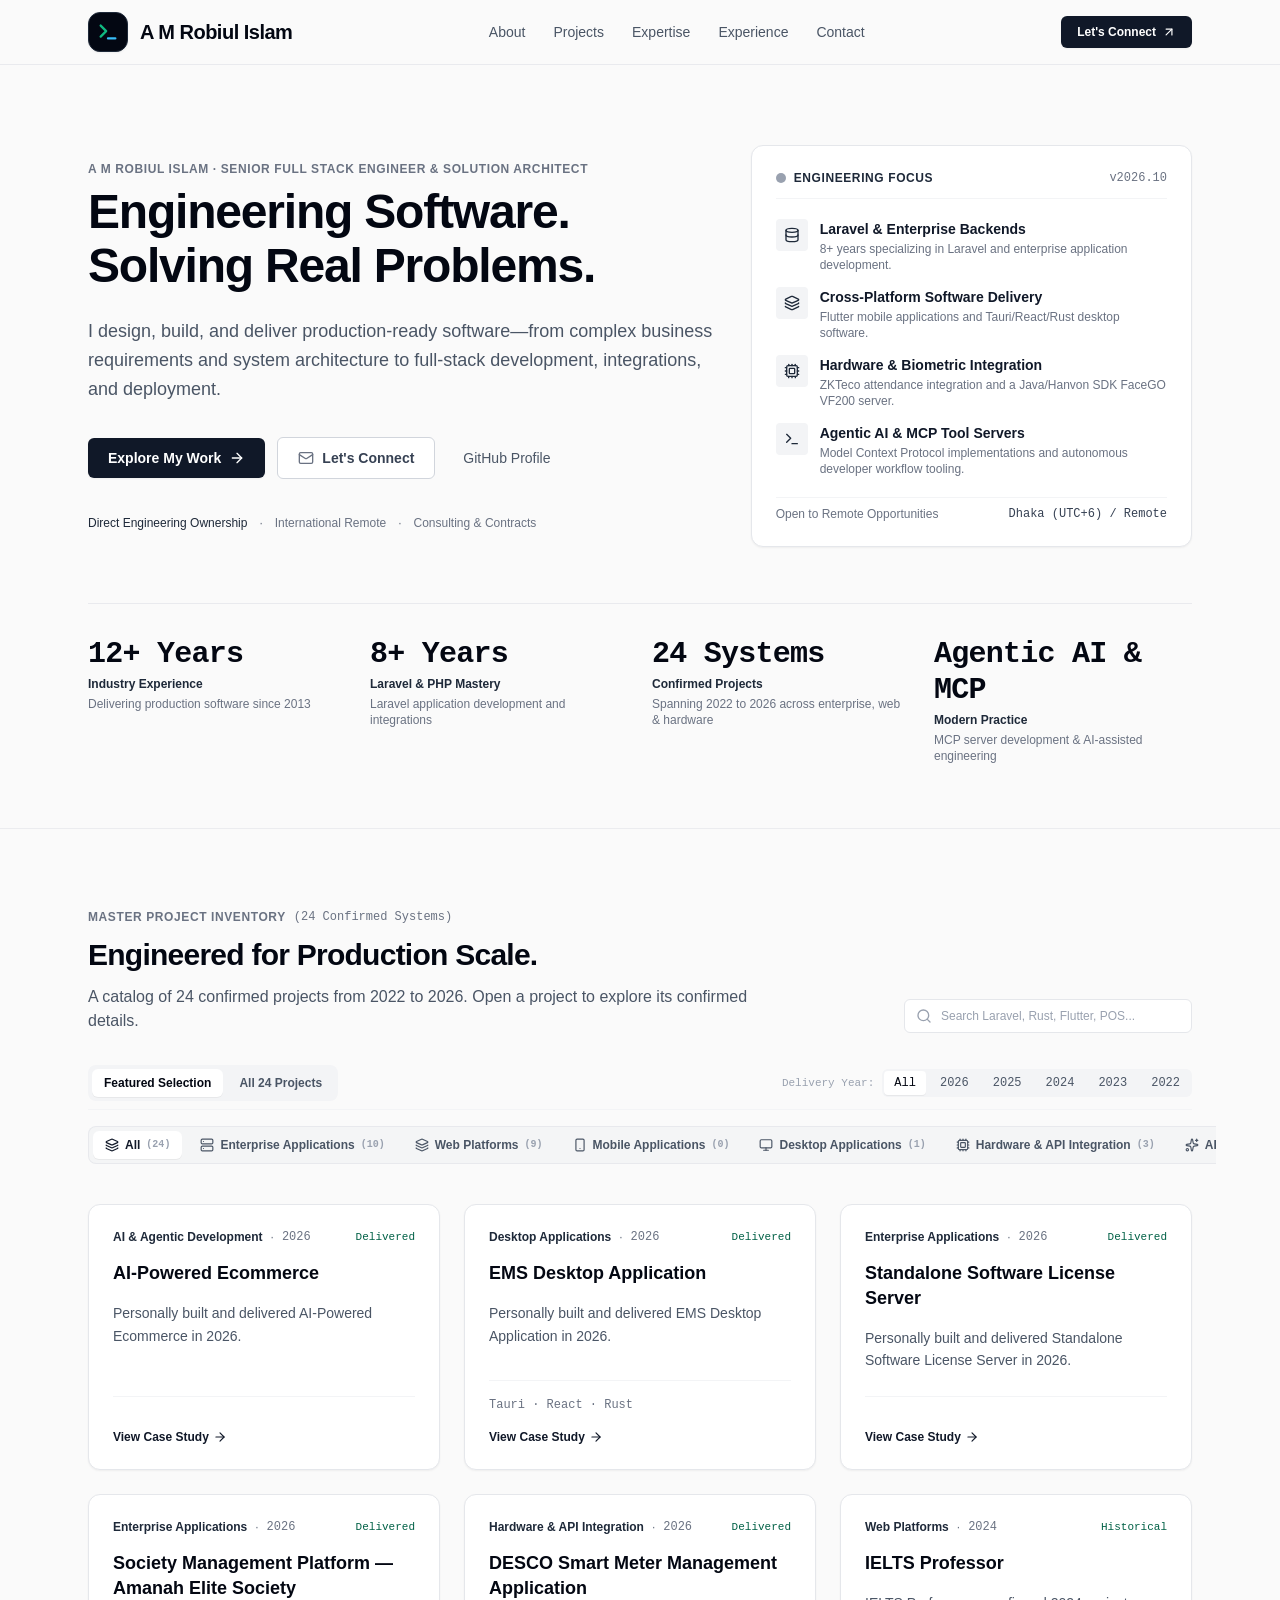
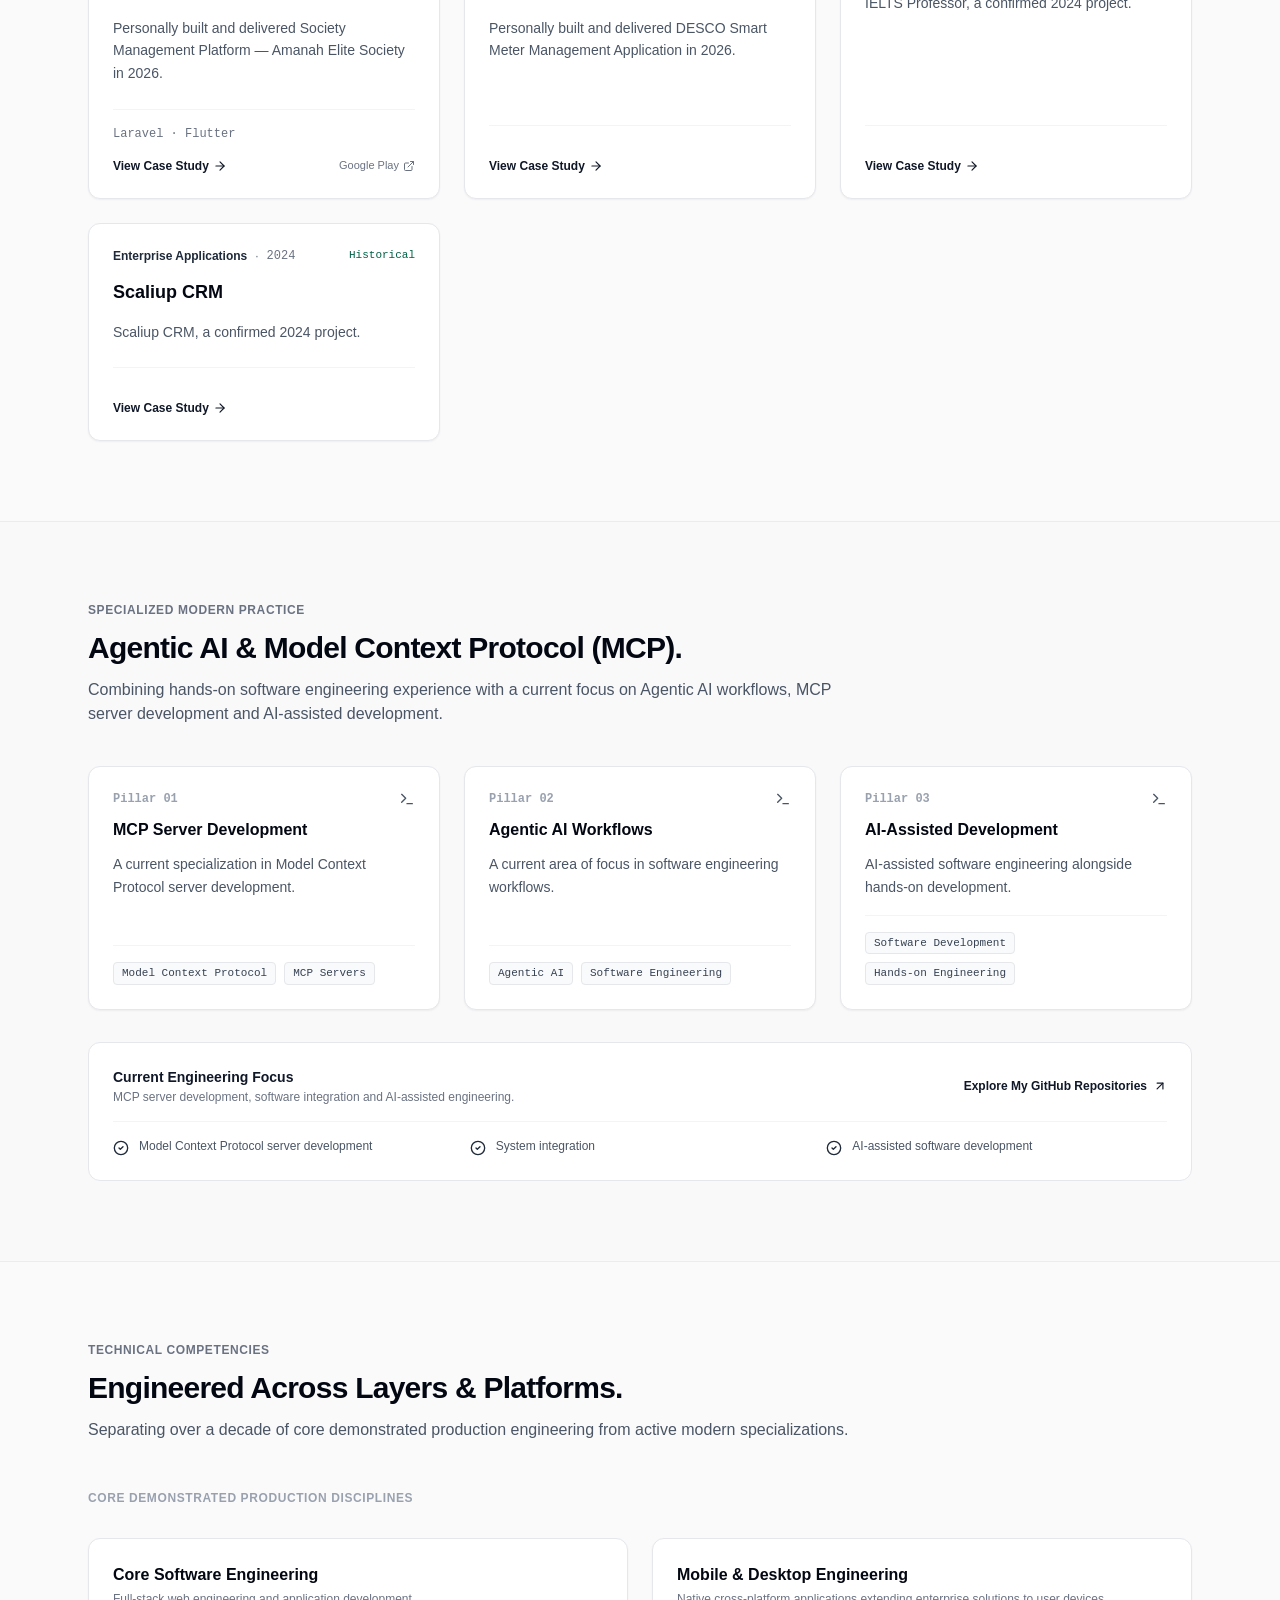
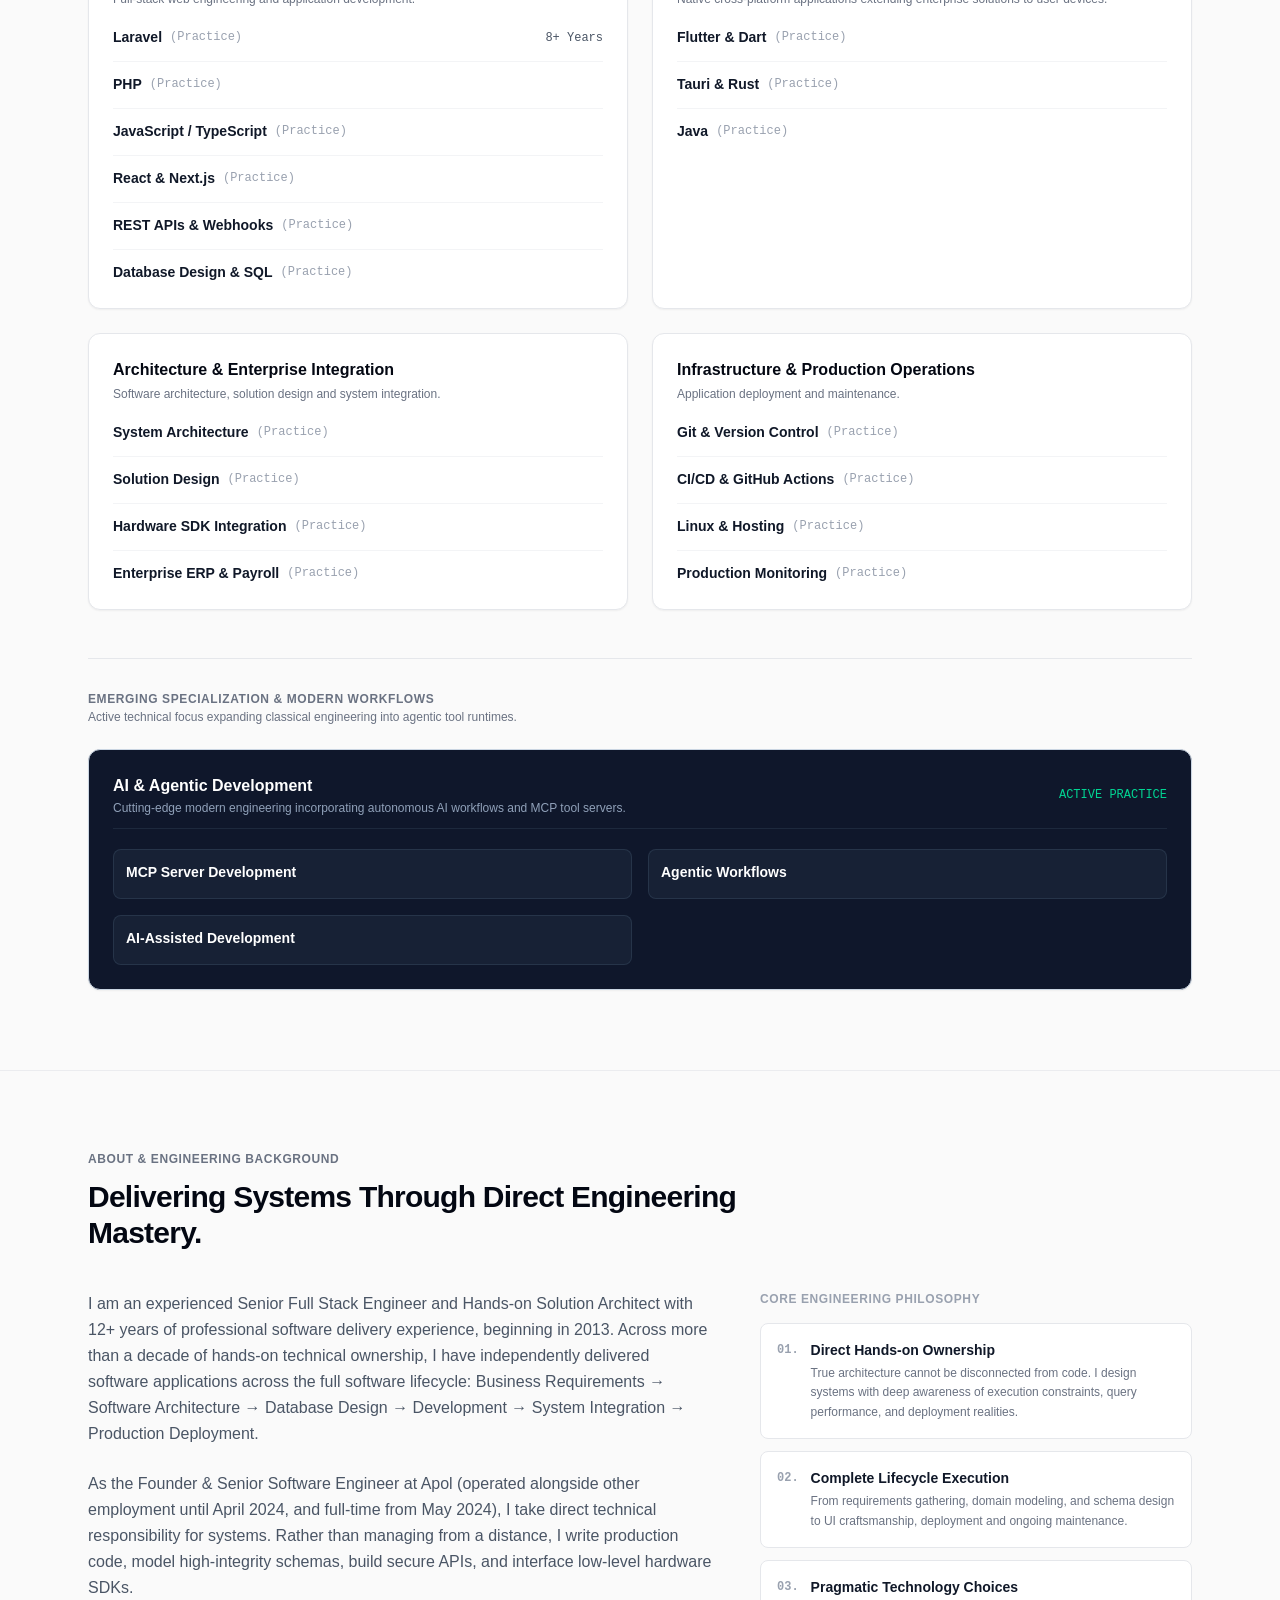
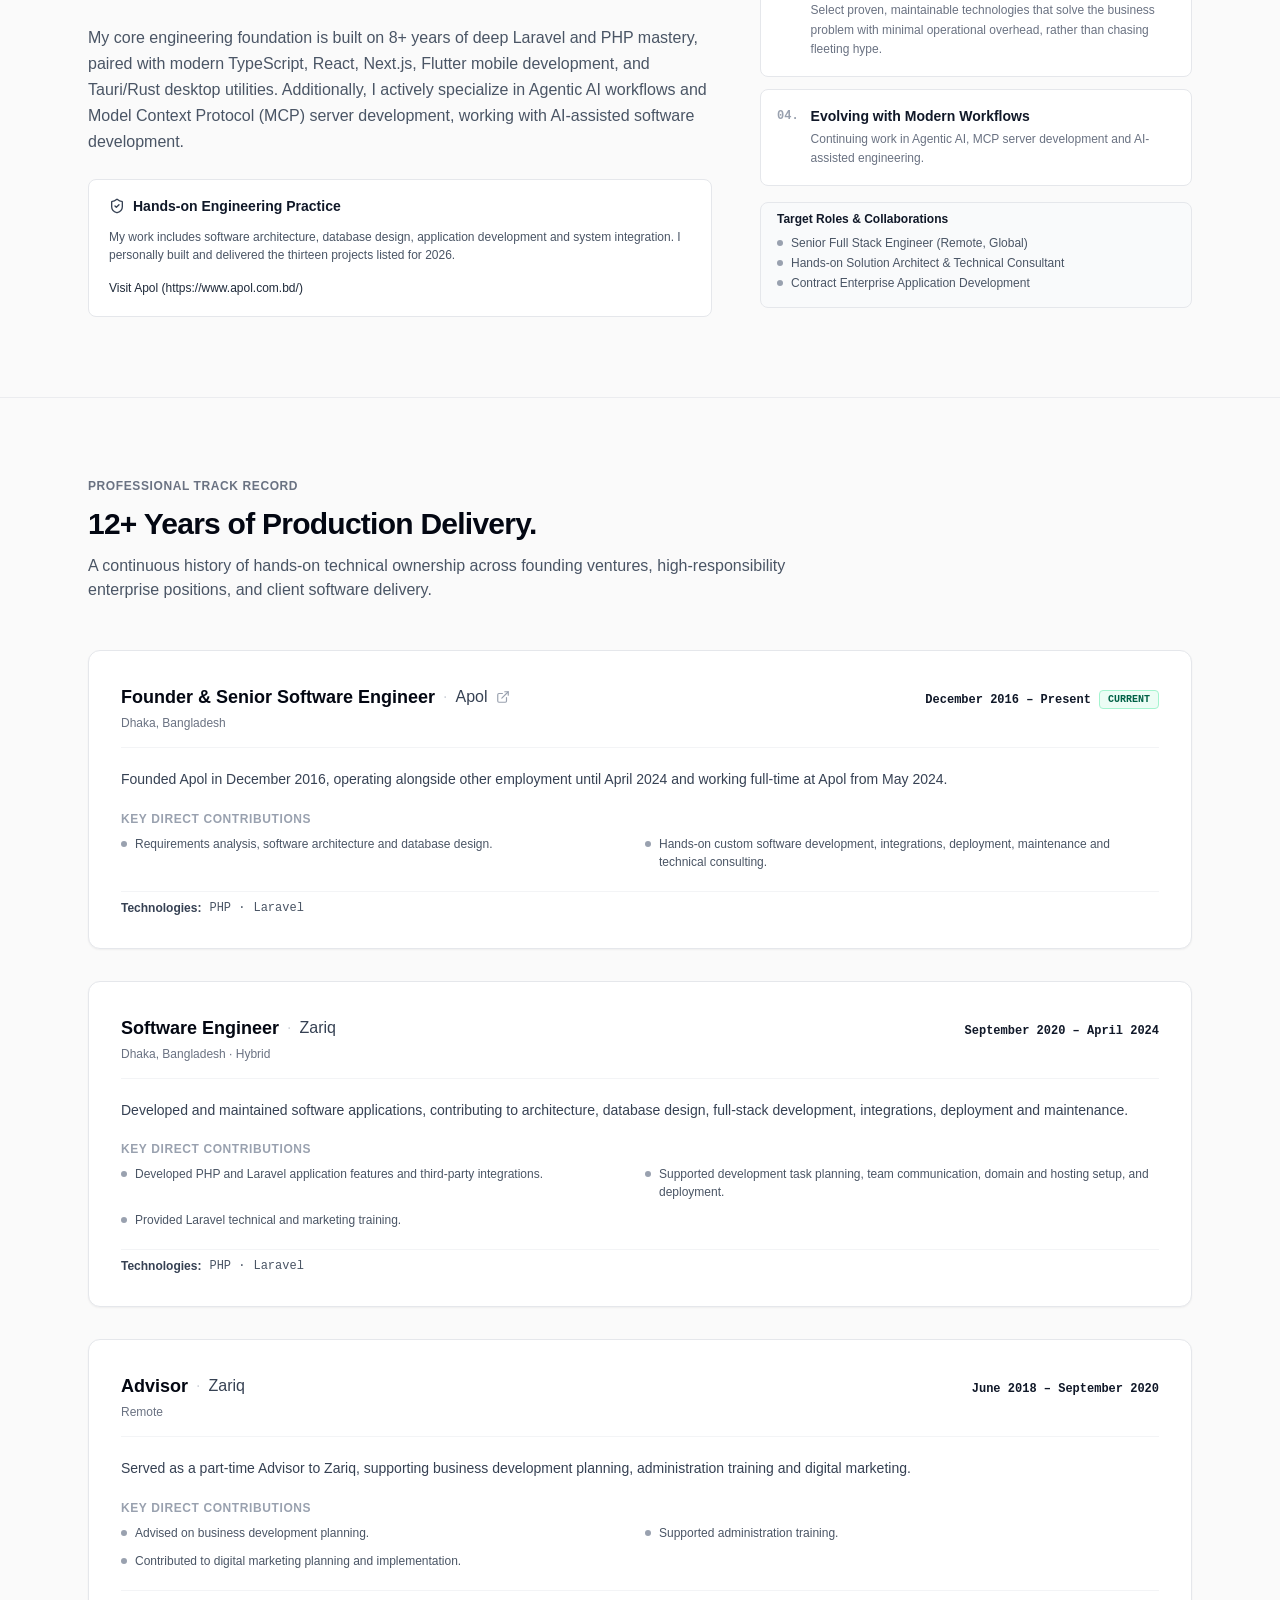
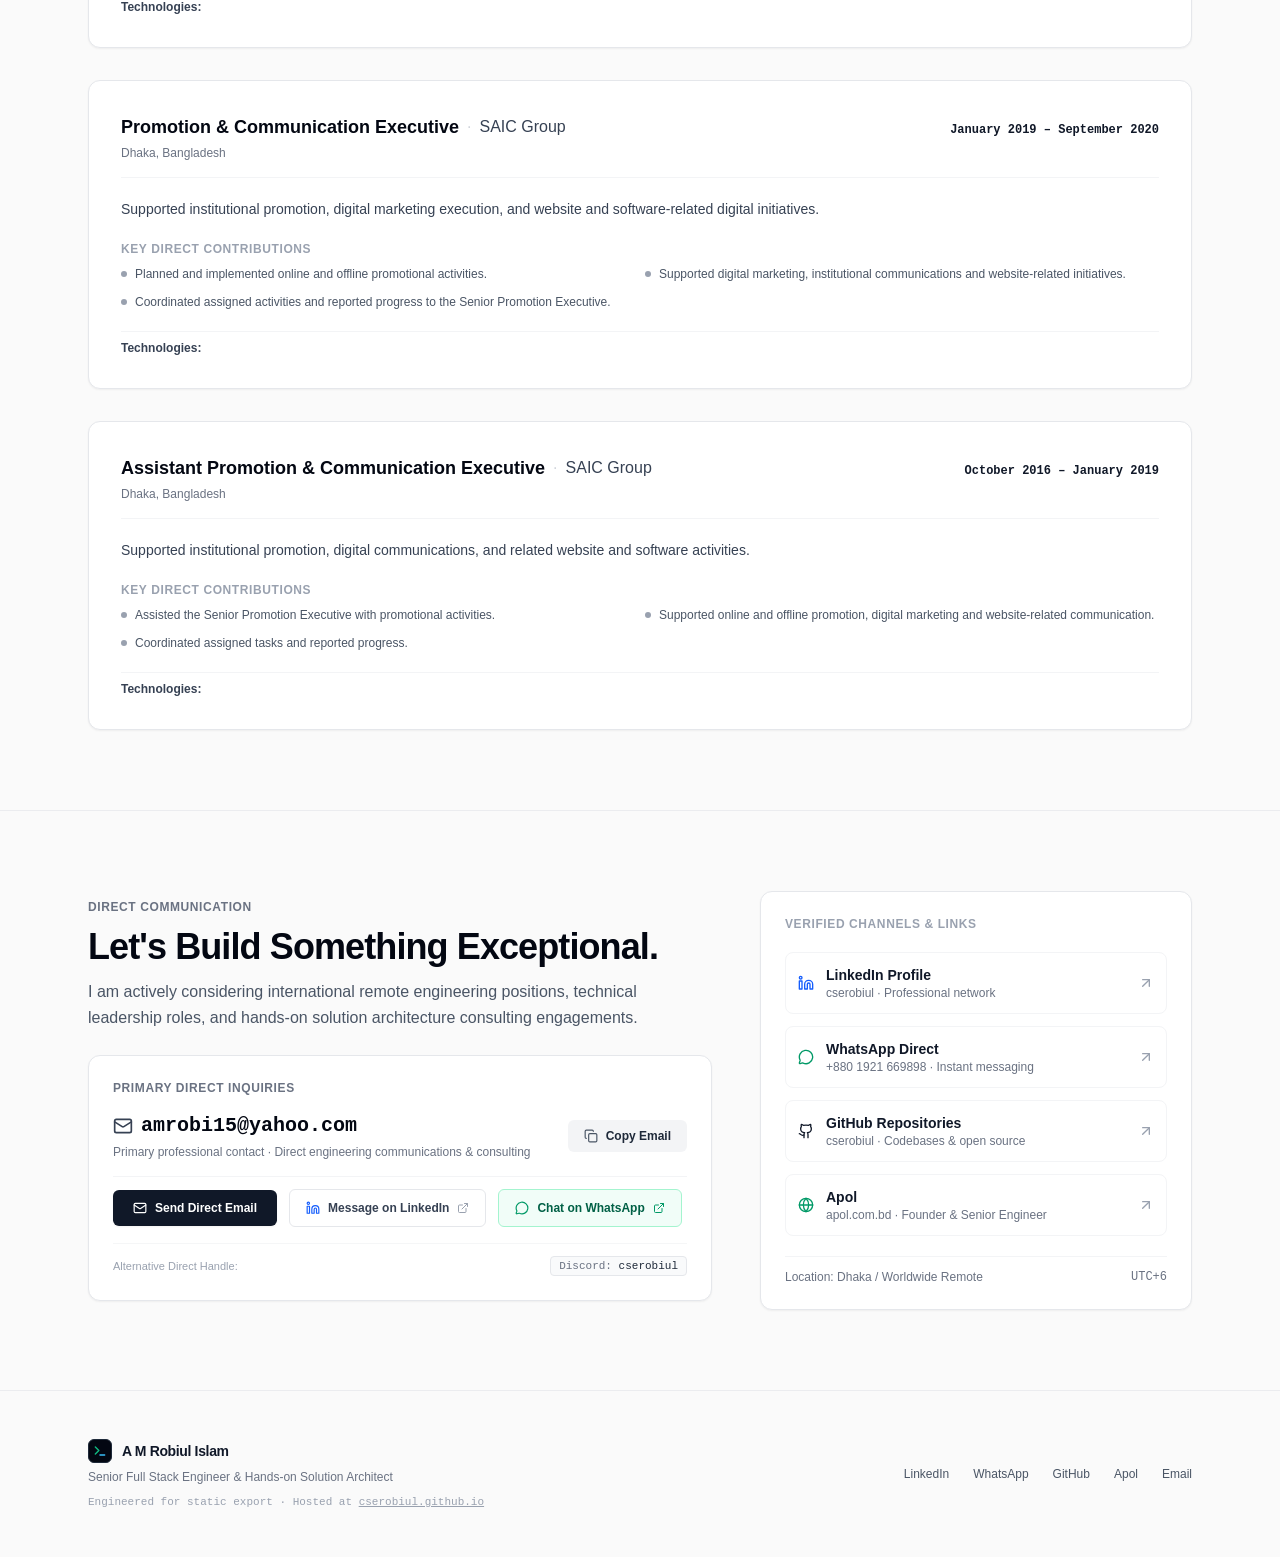
<file: index.html>
<!doctype html>
<html lang="en" class="scroll-smooth">
  <head>
    <meta charset="UTF-8" />
    <meta name="viewport" content="width=device-width, initial-scale=1.0" />
    <title>A M Robiul Islam — Senior Full Stack Engineer & Solution Architect</title>
    <meta name="description" content="Senior Full Stack Engineer & Hands-on Solution Architect with 12+ years of industry experience, 8+ years Laravel, enterprise architectures, mobile/desktop, and Agentic AI workflows." />
    <link rel="canonical" href="https://cserobiul.github.io/" />

    <!-- Favicon -->
    <link rel="icon" type="image/svg+xml" href="/favicon.svg" />
    <link rel="alternate icon" type="image/svg+xml" href="/favicon.svg" />

    <!-- OpenGraph -->
    <meta property="og:type" content="website" />
    <meta property="og:url" content="https://cserobiul.github.io/" />
    <meta property="og:title" content="A M Robiul Islam — Senior Full Stack Engineer & Solution Architect" />
    <meta property="og:description" content="12+ years delivering production-grade software: enterprise systems, Laravel, Flutter, Tauri/Rust, hardware SDK integrations, and Agentic AI workflows." />
    <meta property="og:site_name" content="A M Robiul Islam Portfolio" />
    <meta property="og:image" content="https://cserobiul.github.io/og-image.jpg" />
    <meta property="og:image:secure_url" content="https://cserobiul.github.io/og-image.jpg" />
    <meta property="og:image:type" content="image/jpeg" />
    <meta property="og:image:width" content="450" />
    <meta property="og:image:height" content="570" />
    <meta property="og:image:alt" content="A M Robiul Islam — Senior Full Stack Engineer & Solution Architect" />

    <!-- Twitter -->
    <meta name="twitter:card" content="summary" />
    <meta name="twitter:title" content="A M Robiul Islam — Senior Full Stack Engineer & Solution Architect" />
    <meta name="twitter:description" content="12+ years delivering production-grade software: enterprise systems, Laravel, Flutter, Tauri/Rust, and Agentic AI workflows." />
    <meta name="twitter:image" content="https://cserobiul.github.io/og-image.jpg" />

    <!-- Fonts: Plus Jakarta Sans for clean geometric precision, JetBrains Mono for metrics and code -->
    <link rel="preconnect" href="https://fonts.googleapis.com">
    <link rel="preconnect" href="https://fonts.gstatic.com" crossorigin>
    <link href="https://fonts.googleapis.com/css2?family=Plus+Jakarta+Sans:ital,wght@0,300;0,400;0,500;0,600;0,700;0,800;1,400&family=JetBrains+Mono:wght@400;500&display=swap" rel="stylesheet">

    <!-- Schema.org JSON-LD -->
    <script type="application/ld+json">
    {
      "@context": "https://schema.org",
      "@type": "Person",
      "name": "A M Robiul Islam",
      "jobTitle": "Senior Full Stack Engineer & Hands-on Solution Architect",
      "url": "https://cserobiul.github.io/",
      "image": "https://cserobiul.github.io/profile.jpg",
      "email": "mailto:amrobi15@yahoo.com",
      "sameAs": [
        "https://www.linkedin.com/in/cserobiul/",
        "https://github.com/cserobiul"
      ],
      "knowsAbout": [
        "Software Architecture",
        "Full Stack Development",
        "Laravel",
        "PHP",
        "TypeScript",
        "React",
        "Flutter",
        "Agentic AI Workflows",
        "MCP Server Development",
        "Hardware SDK Integration",
        "REST APIs"
      ],
      "worksFor": {
        "@type": "Organization",
        "name": "Apol",
        "url": "https://www.apol.com.bd/"
      }
    }
    </script>

    <!-- GitHub Pages Single Page App Redirect Resolution -->
    <script type="text/javascript">
      (function(l) {
        if (l.search[1] === '/') {
          var decoded = l.search.slice(1).split('&').map(function(s) { 
            return s.replace(/~and~/g, '&');
          }).join('?');
          if (decoded.startsWith('/projects/')) {
            window.history.replaceState(null, null, l.pathname + '#' + decoded + (l.hash || ''));
          } else {
            window.history.replaceState(null, null,
                (l.pathname.endsWith('/') ? l.pathname.slice(0, -1) : l.pathname) + decoded + (l.hash || '')
            );
          }
        }
      }(window.location));
    </script>
    <script type="module" crossorigin src="/assets/index-ClMhs3wL.js"></script>
    <link rel="stylesheet" crossorigin href="/assets/index-Dcr7Eksj.css">
  </head>
  <body class="bg-[#fafafa] text-[#111827] antialiased selection:bg-slate-900 selection:text-white">
    <div id="root"></div>
  </body>
</html>
</file>
<file: assets/index-Dcr7Eksj.css>
/*! tailwindcss v4.3.3 | MIT License | https://tailwindcss.com */
@layer properties{@supports (((-webkit-hyphens:none)) and (not (margin-trim:inline))) or ((-moz-orient:inline) and (not (color:rgb(from red r g b)))){*,:before,:after,::backdrop{--tw-translate-x:0;--tw-translate-y:0;--tw-translate-z:0;--tw-rotate-x:initial;--tw-rotate-y:initial;--tw-rotate-z:initial;--tw-skew-x:initial;--tw-skew-y:initial;--tw-space-y-reverse:0;--tw-divide-y-reverse:0;--tw-border-style:solid;--tw-leading:initial;--tw-font-weight:initial;--tw-tracking:initial;--tw-ordinal:initial;--tw-slashed-zero:initial;--tw-numeric-figure:initial;--tw-numeric-spacing:initial;--tw-numeric-fraction:initial;--tw-shadow:0 0 #0000;--tw-shadow-color:initial;--tw-shadow-alpha:100%;--tw-inset-shadow:0 0 #0000;--tw-inset-shadow-color:initial;--tw-inset-shadow-alpha:100%;--tw-ring-color:initial;--tw-ring-shadow:0 0 #0000;--tw-inset-ring-color:initial;--tw-inset-ring-shadow:0 0 #0000;--tw-ring-inset:initial;--tw-ring-offset-width:0px;--tw-ring-offset-color:#fff;--tw-ring-offset-shadow:0 0 #0000;--tw-blur:initial;--tw-brightness:initial;--tw-contrast:initial;--tw-grayscale:initial;--tw-hue-rotate:initial;--tw-invert:initial;--tw-opacity:initial;--tw-saturate:initial;--tw-sepia:initial;--tw-drop-shadow:initial;--tw-drop-shadow-color:initial;--tw-drop-shadow-alpha:100%;--tw-drop-shadow-size:initial;--tw-backdrop-blur:initial;--tw-backdrop-brightness:initial;--tw-backdrop-contrast:initial;--tw-backdrop-grayscale:initial;--tw-backdrop-hue-rotate:initial;--tw-backdrop-invert:initial;--tw-backdrop-opacity:initial;--tw-backdrop-saturate:initial;--tw-backdrop-sepia:initial;--tw-duration:initial;--tw-ease:initial}}}@layer theme{:root,:host{--font-sans:-apple-system, BlinkMacSystemFont, "Segoe UI", Roboto, "Helvetica Neue", "Noto Sans", Arial, sans-serif, "Apple Color Emoji", "Segoe UI Emoji", "Segoe UI Symbol", "Noto Color Emoji";--font-mono:ui-monospace, SFMono-Regular, Menlo, Monaco, Consolas, "Liberation Mono", "Courier New", monospace;--color-red-900:oklch(39.6% .141 25.723);--color-amber-50:oklch(98.7% .022 95.277);--color-amber-200:oklch(92.4% .12 95.746);--color-amber-800:oklch(47.3% .137 46.201);--color-emerald-50:oklch(97.9% .021 166.113);--color-emerald-100:oklch(95% .052 163.051);--color-emerald-200:oklch(90.5% .093 164.15);--color-emerald-400:oklch(76.5% .177 163.223);--color-emerald-500:oklch(69.6% .17 162.48);--color-emerald-600:oklch(59.6% .145 163.225);--color-emerald-700:oklch(50.8% .118 165.612);--color-emerald-800:oklch(43.2% .095 166.913);--color-emerald-900:oklch(37.8% .077 168.94);--color-blue-600:oklch(54.6% .245 262.881);--color-slate-100:oklch(96.8% .007 247.896);--color-slate-300:oklch(86.9% .022 252.894);--color-slate-400:oklch(70.4% .04 256.788);--color-slate-500:oklch(55.4% .046 257.417);--color-slate-700:oklch(37.2% .044 257.287);--color-slate-800:oklch(27.9% .041 260.031);--color-slate-900:oklch(20.8% .042 265.755);--color-slate-950:oklch(12.9% .042 264.695);--color-gray-50:oklch(98.5% .002 247.839);--color-gray-100:oklch(96.7% .003 264.542);--color-gray-200:oklch(92.8% .006 264.531);--color-gray-300:oklch(87.2% .01 258.338);--color-gray-400:oklch(70.7% .022 261.325);--color-gray-500:oklch(55.1% .027 264.364);--color-gray-600:oklch(44.6% .03 256.802);--color-gray-700:oklch(37.3% .034 259.733);--color-gray-800:oklch(27.8% .033 256.848);--color-gray-900:oklch(21% .034 264.665);--color-gray-950:oklch(13% .028 261.692);--color-black:#000;--color-white:#fff;--spacing:.25rem;--container-md:28rem;--container-lg:32rem;--container-xl:36rem;--container-2xl:42rem;--container-3xl:48rem;--container-4xl:56rem;--container-6xl:72rem;--text-xs:.75rem;--text-xs--line-height:calc(1 / .75);--text-sm:.875rem;--text-sm--line-height:calc(1.25 / .875);--text-base:1rem;--text-base--line-height:calc(1.5 / 1);--text-lg:1.125rem;--text-lg--line-height:calc(1.75 / 1.125);--text-xl:1.25rem;--text-xl--line-height:calc(1.75 / 1.25);--text-2xl:1.5rem;--text-2xl--line-height:calc(2 / 1.5);--text-3xl:1.875rem;--text-3xl--line-height:calc(2.25 / 1.875);--text-4xl:2.25rem;--text-4xl--line-height:calc(2.5 / 2.25);--text-5xl:3rem;--text-5xl--line-height:1;--font-weight-normal:400;--font-weight-medium:500;--font-weight-semibold:600;--font-weight-bold:700;--font-weight-extrabold:800;--tracking-tight:-.025em;--tracking-wider:.05em;--leading-snug:1.375;--leading-normal:1.5;--leading-relaxed:1.625;--radius-md:.375rem;--radius-lg:.5rem;--radius-xl:.75rem;--ease-out:cubic-bezier(0, 0, .2, 1);--blur-xs:4px;--blur-md:12px;--default-transition-duration:.15s;--default-transition-timing-function:cubic-bezier(.4, 0, .2, 1);--default-font-family:var(--font-sans);--default-mono-font-family:var(--font-mono)}}@layer base{*,:after,:before,::backdrop{box-sizing:border-box;border:0 solid;margin:0;padding:0}::file-selector-button{box-sizing:border-box;border:0 solid;margin:0;padding:0}html,:host{-webkit-text-size-adjust:100%;tab-size:4;line-height:1.5;font-family:var(--default-font-family,-apple-system, BlinkMacSystemFont, "Segoe UI", Roboto, "Helvetica Neue", "Noto Sans", Arial, sans-serif, "Apple Color Emoji", "Segoe UI Emoji", "Segoe UI Symbol", "Noto Color Emoji");font-feature-settings:var(--default-font-feature-settings,normal);font-variation-settings:var(--default-font-variation-settings,normal);-webkit-tap-highlight-color:transparent}hr{height:0;color:inherit;border-top-width:1px}abbr:where([title]){-webkit-text-decoration:underline dotted;text-decoration:underline dotted}h1,h2,h3,h4,h5,h6{font-size:inherit;font-weight:inherit}a{color:inherit;-webkit-text-decoration:inherit;-webkit-text-decoration:inherit;-webkit-text-decoration:inherit;-webkit-text-decoration:inherit;text-decoration:inherit}b,strong{font-weight:bolder}code,kbd,samp,pre{font-family:var(--default-mono-font-family,ui-monospace, SFMono-Regular, Menlo, Monaco, Consolas, "Liberation Mono", "Courier New", monospace);font-feature-settings:var(--default-mono-font-feature-settings,normal);font-variation-settings:var(--default-mono-font-variation-settings,normal);font-size:1em}small{font-size:80%}sub,sup{vertical-align:baseline;font-size:75%;line-height:0;position:relative}sub{bottom:-.25em}sup{top:-.5em}table{text-indent:0;border-color:inherit;border-collapse:collapse}:-moz-focusring:where(:not(iframe)){outline:auto}progress{vertical-align:baseline}summary{display:list-item}ol,ul,menu{list-style:none}img,svg,video,canvas,audio,iframe,embed,object{vertical-align:middle;display:block}img,video{max-width:100%;height:auto}button,input,select,optgroup,textarea{font:inherit;font-feature-settings:inherit;font-variation-settings:inherit;letter-spacing:inherit;color:inherit;opacity:1;background-color:#0000;border-radius:0}::file-selector-button{font:inherit;font-feature-settings:inherit;font-variation-settings:inherit;letter-spacing:inherit;color:inherit;opacity:1;background-color:#0000;border-radius:0}:where(select:is([multiple],[size])) optgroup{font-weight:bolder}:where(select:is([multiple],[size])) optgroup option{padding-inline-start:20px}::file-selector-button{margin-inline-end:4px}::placeholder{opacity:1}@supports (not ((-webkit-appearance:-apple-pay-button))) or (contain-intrinsic-size:1px){::placeholder{color:currentColor}@supports (color:color-mix(in lab, red, red)){::placeholder{color:color-mix(in oklab, currentcolor 50%, transparent)}}}textarea{resize:vertical}::-webkit-search-decoration{-webkit-appearance:none}::-webkit-date-and-time-value{min-height:1lh;text-align:inherit}::-webkit-datetime-edit{display:inline-flex}::-webkit-datetime-edit-fields-wrapper{padding:0}::-webkit-datetime-edit{padding-block:0}::-webkit-datetime-edit-year-field{padding-block:0}::-webkit-datetime-edit-month-field{padding-block:0}::-webkit-datetime-edit-day-field{padding-block:0}::-webkit-datetime-edit-hour-field{padding-block:0}::-webkit-datetime-edit-minute-field{padding-block:0}::-webkit-datetime-edit-second-field{padding-block:0}::-webkit-datetime-edit-millisecond-field{padding-block:0}::-webkit-datetime-edit-meridiem-field{padding-block:0}::-webkit-calendar-picker-indicator{line-height:1}:-moz-ui-invalid{box-shadow:none}button,input:where([type=button],[type=reset],[type=submit]){appearance:button}::file-selector-button{appearance:button}::-webkit-inner-spin-button{height:auto}::-webkit-outer-spin-button{height:auto}[hidden]:where(:not([hidden=until-found])){display:none!important}body{color:#111827;-webkit-font-smoothing:antialiased;-moz-osx-font-smoothing:grayscale;background-color:#fafafa;font-family:Plus Jakarta Sans,system-ui,-apple-system,BlinkMacSystemFont,Segoe UI,Roboto,Oxygen,Ubuntu,Cantarell,sans-serif}code,pre,.font-mono{font-variant-numeric:tabular-nums;font-family:JetBrains Mono,ui-monospace,SFMono-Regular,Menlo,Monaco,Consolas,monospace}}@layer components;@layer utilities{.absolute{position:absolute}.fixed{position:fixed}.relative{position:relative}.static{position:static}.sticky{position:sticky}.inset-0{inset:0}.top-0{top:0}.top-1\/2{top:50%}.right-2\.5{right:calc(var(--spacing) * 2.5)}.left-3{left:calc(var(--spacing) * 3)}.z-40{z-index:40}.z-50{z-index:50}.col-span-full{grid-column:1/-1}.-mx-6{margin-inline:calc(var(--spacing) * -6)}.mx-auto{margin-inline:auto}.my-4{margin-block:calc(var(--spacing) * 4)}.mt-0\.5{margin-top:calc(var(--spacing) * .5)}.mt-1{margin-top:var(--spacing)}.mt-1\.5{margin-top:calc(var(--spacing) * 1.5)}.mt-2{margin-top:calc(var(--spacing) * 2)}.mt-3{margin-top:calc(var(--spacing) * 3)}.mt-4{margin-top:calc(var(--spacing) * 4)}.mt-6{margin-top:calc(var(--spacing) * 6)}.mt-8{margin-top:calc(var(--spacing) * 8)}.mt-10{margin-top:calc(var(--spacing) * 10)}.mt-12{margin-top:calc(var(--spacing) * 12)}.mt-14{margin-top:calc(var(--spacing) * 14)}.mt-16{margin-top:calc(var(--spacing) * 16)}.mr-1{margin-right:var(--spacing)}.line-clamp-3{-webkit-line-clamp:3;-webkit-box-orient:vertical;display:-webkit-box;overflow:hidden}.block{display:block}.contents{display:contents}.flex{display:flex}.grid{display:grid}.hidden{display:none}.inline-flex{display:inline-flex}.h-1\.5{height:calc(var(--spacing) * 1.5)}.h-2\.5{height:calc(var(--spacing) * 2.5)}.h-3{height:calc(var(--spacing) * 3)}.h-3\.5{height:calc(var(--spacing) * 3.5)}.h-4{height:calc(var(--spacing) * 4)}.h-5{height:calc(var(--spacing) * 5)}.h-6{height:calc(var(--spacing) * 6)}.h-9{height:calc(var(--spacing) * 9)}.h-16{height:calc(var(--spacing) * 16)}.h-full{height:100%}.max-h-\[90vh\]{max-height:90vh}.min-h-\[220px\]{min-height:220px}.min-h-screen{min-height:100vh}.w-1\.5{width:calc(var(--spacing) * 1.5)}.w-2\.5{width:calc(var(--spacing) * 2.5)}.w-3{width:calc(var(--spacing) * 3)}.w-3\.5{width:calc(var(--spacing) * 3.5)}.w-4{width:calc(var(--spacing) * 4)}.w-5{width:calc(var(--spacing) * 5)}.w-6{width:calc(var(--spacing) * 6)}.w-9{width:calc(var(--spacing) * 9)}.w-full{width:100%}.w-max{width:max-content}.max-w-2xl{max-width:var(--container-2xl)}.max-w-3xl{max-width:var(--container-3xl)}.max-w-4xl{max-width:var(--container-4xl)}.max-w-6xl{max-width:var(--container-6xl)}.max-w-lg{max-width:var(--container-lg)}.max-w-md{max-width:var(--container-md)}.max-w-xl{max-width:var(--container-xl)}.flex-1{flex:1}.shrink-0{flex-shrink:0}.-translate-y-1\/2{--tw-translate-y:calc(calc(1 / 2 * 100%) * -1);translate:var(--tw-translate-x) var(--tw-translate-y)}.translate-y-0{--tw-translate-y:0px;translate:var(--tw-translate-x) var(--tw-translate-y)}.translate-y-6{--tw-translate-y:calc(var(--spacing) * 6);translate:var(--tw-translate-x) var(--tw-translate-y)}.transform{transform:var(--tw-rotate-x,) var(--tw-rotate-y,) var(--tw-rotate-z,) var(--tw-skew-x,) var(--tw-skew-y,)}.cursor-pointer{cursor:pointer}.scrollbar-none{scrollbar-width:none}.grid-cols-1{grid-template-columns:repeat(1,minmax(0,1fr))}.grid-cols-2{grid-template-columns:repeat(2,minmax(0,1fr))}.flex-col{flex-direction:column}.flex-wrap{flex-wrap:wrap}.items-center{align-items:center}.items-start{align-items:flex-start}.justify-between{justify-content:space-between}.justify-center{justify-content:center}.gap-1{gap:var(--spacing)}.gap-1\.5{gap:calc(var(--spacing) * 1.5)}.gap-2{gap:calc(var(--spacing) * 2)}.gap-2\.5{gap:calc(var(--spacing) * 2.5)}.gap-3{gap:calc(var(--spacing) * 3)}.gap-3\.5{gap:calc(var(--spacing) * 3.5)}.gap-4{gap:calc(var(--spacing) * 4)}.gap-6{gap:calc(var(--spacing) * 6)}.gap-7{gap:calc(var(--spacing) * 7)}.gap-8{gap:calc(var(--spacing) * 8)}.gap-12{gap:calc(var(--spacing) * 12)}:where(.space-y-1>:not(:last-child)){--tw-space-y-reverse:0;margin-block-start:calc(var(--spacing) * var(--tw-space-y-reverse));margin-block-end:calc(var(--spacing) * calc(1 - var(--tw-space-y-reverse)))}:where(.space-y-1\.5>:not(:last-child)){--tw-space-y-reverse:0;margin-block-start:calc(calc(var(--spacing) * 1.5) * var(--tw-space-y-reverse));margin-block-end:calc(calc(var(--spacing) * 1.5) * calc(1 - var(--tw-space-y-reverse)))}:where(.space-y-2>:not(:last-child)){--tw-space-y-reverse:0;margin-block-start:calc(calc(var(--spacing) * 2) * var(--tw-space-y-reverse));margin-block-end:calc(calc(var(--spacing) * 2) * calc(1 - var(--tw-space-y-reverse)))}:where(.space-y-2\.5>:not(:last-child)){--tw-space-y-reverse:0;margin-block-start:calc(calc(var(--spacing) * 2.5) * var(--tw-space-y-reverse));margin-block-end:calc(calc(var(--spacing) * 2.5) * calc(1 - var(--tw-space-y-reverse)))}:where(.space-y-3>:not(:last-child)){--tw-space-y-reverse:0;margin-block-start:calc(calc(var(--spacing) * 3) * var(--tw-space-y-reverse));margin-block-end:calc(calc(var(--spacing) * 3) * calc(1 - var(--tw-space-y-reverse)))}:where(.space-y-3\.5>:not(:last-child)){--tw-space-y-reverse:0;margin-block-start:calc(calc(var(--spacing) * 3.5) * var(--tw-space-y-reverse));margin-block-end:calc(calc(var(--spacing) * 3.5) * calc(1 - var(--tw-space-y-reverse)))}:where(.space-y-4>:not(:last-child)){--tw-space-y-reverse:0;margin-block-start:calc(calc(var(--spacing) * 4) * var(--tw-space-y-reverse));margin-block-end:calc(calc(var(--spacing) * 4) * calc(1 - var(--tw-space-y-reverse)))}:where(.space-y-5>:not(:last-child)){--tw-space-y-reverse:0;margin-block-start:calc(calc(var(--spacing) * 5) * var(--tw-space-y-reverse));margin-block-end:calc(calc(var(--spacing) * 5) * calc(1 - var(--tw-space-y-reverse)))}:where(.space-y-6>:not(:last-child)){--tw-space-y-reverse:0;margin-block-start:calc(calc(var(--spacing) * 6) * var(--tw-space-y-reverse));margin-block-end:calc(calc(var(--spacing) * 6) * calc(1 - var(--tw-space-y-reverse)))}:where(.space-y-8>:not(:last-child)){--tw-space-y-reverse:0;margin-block-start:calc(calc(var(--spacing) * 8) * var(--tw-space-y-reverse));margin-block-end:calc(calc(var(--spacing) * 8) * calc(1 - var(--tw-space-y-reverse)))}.gap-x-2{column-gap:calc(var(--spacing) * 2)}.gap-x-3{column-gap:calc(var(--spacing) * 3)}.gap-y-1{row-gap:var(--spacing)}.gap-y-2{row-gap:calc(var(--spacing) * 2)}:where(.divide-y>:not(:last-child)){--tw-divide-y-reverse:0;border-bottom-style:var(--tw-border-style);border-top-style:var(--tw-border-style);border-top-width:calc(1px * var(--tw-divide-y-reverse));border-bottom-width:calc(1px * calc(1 - var(--tw-divide-y-reverse)))}:where(.divide-gray-100>:not(:last-child)){border-color:var(--color-gray-100)}.self-start{align-self:flex-start}.truncate{text-overflow:ellipsis;white-space:nowrap;overflow:hidden}.overflow-hidden{overflow:hidden}.overflow-x-auto{overflow-x:auto}.overflow-y-auto{overflow-y:auto}.scroll-smooth{scroll-behavior:smooth}.rounded{border-radius:.25rem}.rounded-full{border-radius:2147483647px}.rounded-lg{border-radius:var(--radius-lg)}.rounded-md{border-radius:var(--radius-md)}.rounded-xl{border-radius:var(--radius-xl)}.border{border-style:var(--tw-border-style);border-width:1px}.border-t{border-top-style:var(--tw-border-style);border-top-width:1px}.border-b{border-bottom-style:var(--tw-border-style);border-bottom-width:1px}.border-dashed{--tw-border-style:dashed;border-style:dashed}.border-amber-200{border-color:var(--color-amber-200)}.border-emerald-200{border-color:var(--color-emerald-200)}.border-gray-100{border-color:var(--color-gray-100)}.border-gray-100\/80{border-color:#f3f4f6cc}@supports (color:color-mix(in lab, red, red)){.border-gray-100\/80{border-color:color-mix(in oklab, var(--color-gray-100) 80%, transparent)}}.border-gray-200{border-color:var(--color-gray-200)}.border-gray-200\/70{border-color:#e5e7ebb3}@supports (color:color-mix(in lab, red, red)){.border-gray-200\/70{border-color:color-mix(in oklab, var(--color-gray-200) 70%, transparent)}}.border-gray-200\/80{border-color:#e5e7ebcc}@supports (color:color-mix(in lab, red, red)){.border-gray-200\/80{border-color:color-mix(in oklab, var(--color-gray-200) 80%, transparent)}}.border-gray-300{border-color:var(--color-gray-300)}.border-gray-800{border-color:var(--color-gray-800)}.border-slate-300{border-color:var(--color-slate-300)}.border-slate-700\/60{border-color:#31415899}@supports (color:color-mix(in lab, red, red)){.border-slate-700\/60{border-color:color-mix(in oklab, var(--color-slate-700) 60%, transparent)}}.border-slate-800{border-color:var(--color-slate-800)}.bg-\[\#fafafa\]{background-color:#fafafa}.bg-\[\#fafafa\]\/90{background-color:oklab(98.5104% -1.19209e-7 5.96046e-8/.9)}.bg-amber-50{background-color:var(--color-amber-50)}.bg-black\/60{background-color:#0009}@supports (color:color-mix(in lab, red, red)){.bg-black\/60{background-color:color-mix(in oklab, var(--color-black) 60%, transparent)}}.bg-emerald-50{background-color:var(--color-emerald-50)}.bg-emerald-50\/70{background-color:#ecfdf5b3}@supports (color:color-mix(in lab, red, red)){.bg-emerald-50\/70{background-color:color-mix(in oklab, var(--color-emerald-50) 70%, transparent)}}.bg-gray-50{background-color:var(--color-gray-50)}.bg-gray-50\/50{background-color:#f9fafb80}@supports (color:color-mix(in lab, red, red)){.bg-gray-50\/50{background-color:color-mix(in oklab, var(--color-gray-50) 50%, transparent)}}.bg-gray-50\/70{background-color:#f9fafbb3}@supports (color:color-mix(in lab, red, red)){.bg-gray-50\/70{background-color:color-mix(in oklab, var(--color-gray-50) 70%, transparent)}}.bg-gray-100{background-color:var(--color-gray-100)}.bg-gray-100\/90{background-color:#f3f4f6e6}@supports (color:color-mix(in lab, red, red)){.bg-gray-100\/90{background-color:color-mix(in oklab, var(--color-gray-100) 90%, transparent)}}.bg-gray-400{background-color:var(--color-gray-400)}.bg-gray-500{background-color:var(--color-gray-500)}.bg-gray-800{background-color:var(--color-gray-800)}.bg-gray-900{background-color:var(--color-gray-900)}.bg-gray-950{background-color:var(--color-gray-950)}.bg-slate-800\/60{background-color:#1d293d99}@supports (color:color-mix(in lab, red, red)){.bg-slate-800\/60{background-color:color-mix(in oklab, var(--color-slate-800) 60%, transparent)}}.bg-slate-900{background-color:var(--color-slate-900)}.bg-slate-900\/60{background-color:#0f172b99}@supports (color:color-mix(in lab, red, red)){.bg-slate-900\/60{background-color:color-mix(in oklab, var(--color-slate-900) 60%, transparent)}}.bg-slate-950{background-color:var(--color-slate-950)}.bg-white{background-color:var(--color-white)}.p-0\.5{padding:calc(var(--spacing) * .5)}.p-1{padding:var(--spacing)}.p-1\.5{padding:calc(var(--spacing) * 1.5)}.p-2{padding:calc(var(--spacing) * 2)}.p-2\.5{padding:calc(var(--spacing) * 2.5)}.p-3{padding:calc(var(--spacing) * 3)}.p-3\.5{padding:calc(var(--spacing) * 3.5)}.p-4{padding:calc(var(--spacing) * 4)}.p-5{padding:calc(var(--spacing) * 5)}.p-6{padding:calc(var(--spacing) * 6)}.p-8{padding:calc(var(--spacing) * 8)}.p-10{padding:calc(var(--spacing) * 10)}.px-2{padding-inline:calc(var(--spacing) * 2)}.px-2\.5{padding-inline:calc(var(--spacing) * 2.5)}.px-3{padding-inline:calc(var(--spacing) * 3)}.px-3\.5{padding-inline:calc(var(--spacing) * 3.5)}.px-4{padding-inline:calc(var(--spacing) * 4)}.px-5{padding-inline:calc(var(--spacing) * 5)}.px-6{padding-inline:calc(var(--spacing) * 6)}.py-0\.5{padding-block:calc(var(--spacing) * .5)}.py-1{padding-block:var(--spacing)}.py-1\.5{padding-block:calc(var(--spacing) * 1.5)}.py-2{padding-block:calc(var(--spacing) * 2)}.py-2\.5{padding-block:calc(var(--spacing) * 2.5)}.py-3{padding-block:calc(var(--spacing) * 3)}.py-4{padding-block:calc(var(--spacing) * 4)}.py-12{padding-block:calc(var(--spacing) * 12)}.py-20{padding-block:calc(var(--spacing) * 20)}.pt-1{padding-top:var(--spacing)}.pt-2{padding-top:calc(var(--spacing) * 2)}.pt-3{padding-top:calc(var(--spacing) * 3)}.pt-4{padding-top:calc(var(--spacing) * 4)}.pt-6{padding-top:calc(var(--spacing) * 6)}.pt-8{padding-top:calc(var(--spacing) * 8)}.pt-10{padding-top:calc(var(--spacing) * 10)}.pt-12{padding-top:calc(var(--spacing) * 12)}.pr-4{padding-right:calc(var(--spacing) * 4)}.pb-2{padding-bottom:calc(var(--spacing) * 2)}.pb-3{padding-bottom:calc(var(--spacing) * 3)}.pb-4{padding-bottom:calc(var(--spacing) * 4)}.pb-8{padding-bottom:calc(var(--spacing) * 8)}.pb-16{padding-bottom:calc(var(--spacing) * 16)}.pb-24{padding-bottom:calc(var(--spacing) * 24)}.pl-9{padding-left:calc(var(--spacing) * 9)}.text-center{text-align:center}.text-left{text-align:left}.font-mono{font-family:var(--font-mono)}.font-sans{font-family:var(--font-sans)}.text-2xl{font-size:var(--text-2xl);line-height:var(--tw-leading,var(--text-2xl--line-height))}.text-3xl{font-size:var(--text-3xl);line-height:var(--tw-leading,var(--text-3xl--line-height))}.text-base{font-size:var(--text-base);line-height:var(--tw-leading,var(--text-base--line-height))}.text-lg{font-size:var(--text-lg);line-height:var(--tw-leading,var(--text-lg--line-height))}.text-sm{font-size:var(--text-sm);line-height:var(--tw-leading,var(--text-sm--line-height))}.text-xl{font-size:var(--text-xl);line-height:var(--tw-leading,var(--text-xl--line-height))}.text-xs{font-size:var(--text-xs);line-height:var(--tw-leading,var(--text-xs--line-height))}.text-\[10px\]{font-size:10px}.text-\[11px\]{font-size:11px}.leading-\[1\.12\]{--tw-leading:1.12;line-height:1.12}.leading-\[1\.15\]{--tw-leading:1.15;line-height:1.15}.leading-normal{--tw-leading:var(--leading-normal);line-height:var(--leading-normal)}.leading-relaxed{--tw-leading:var(--leading-relaxed);line-height:var(--leading-relaxed)}.leading-snug{--tw-leading:var(--leading-snug);line-height:var(--leading-snug)}.font-bold{--tw-font-weight:var(--font-weight-bold);font-weight:var(--font-weight-bold)}.font-extrabold{--tw-font-weight:var(--font-weight-extrabold);font-weight:var(--font-weight-extrabold)}.font-medium{--tw-font-weight:var(--font-weight-medium);font-weight:var(--font-weight-medium)}.font-normal{--tw-font-weight:var(--font-weight-normal);font-weight:var(--font-weight-normal)}.font-semibold{--tw-font-weight:var(--font-weight-semibold);font-weight:var(--font-weight-semibold)}.tracking-tight{--tw-tracking:var(--tracking-tight);letter-spacing:var(--tracking-tight)}.tracking-wider{--tw-tracking:var(--tracking-wider);letter-spacing:var(--tracking-wider)}.text-balance{text-wrap:balance}.whitespace-nowrap{white-space:nowrap}.text-\[\#111827\]{color:#111827}.text-amber-800{color:var(--color-amber-800)}.text-blue-600{color:var(--color-blue-600)}.text-emerald-400{color:var(--color-emerald-400)}.text-emerald-600{color:var(--color-emerald-600)}.text-emerald-700{color:var(--color-emerald-700)}.text-emerald-800{color:var(--color-emerald-800)}.text-emerald-900{color:var(--color-emerald-900)}.text-gray-300{color:var(--color-gray-300)}.text-gray-400{color:var(--color-gray-400)}.text-gray-500{color:var(--color-gray-500)}.text-gray-600{color:var(--color-gray-600)}.text-gray-700{color:var(--color-gray-700)}.text-gray-800{color:var(--color-gray-800)}.text-gray-900{color:var(--color-gray-900)}.text-gray-950{color:var(--color-gray-950)}.text-red-900{color:var(--color-red-900)}.text-slate-100{color:var(--color-slate-100)}.text-slate-300{color:var(--color-slate-300)}.text-slate-400{color:var(--color-slate-400)}.text-slate-500{color:var(--color-slate-500)}.text-white{color:var(--color-white)}.uppercase{text-transform:uppercase}.tabular-nums{--tw-numeric-spacing:tabular-nums;font-variant-numeric:var(--tw-ordinal,) var(--tw-slashed-zero,) var(--tw-numeric-figure,) var(--tw-numeric-spacing,) var(--tw-numeric-fraction,)}.underline{text-decoration-line:underline}.antialiased{-webkit-font-smoothing:antialiased;-moz-osx-font-smoothing:grayscale}.opacity-0{opacity:0}.opacity-100{opacity:1}.shadow-2xl{--tw-shadow:0 25px 50px -12px var(--tw-shadow-color,#00000040);box-shadow:var(--tw-inset-shadow), var(--tw-inset-ring-shadow), var(--tw-ring-offset-shadow), var(--tw-ring-shadow), var(--tw-shadow)}.shadow-2xs{--tw-shadow:0 1px var(--tw-shadow-color,#0000000d);box-shadow:var(--tw-inset-shadow), var(--tw-inset-ring-shadow), var(--tw-ring-offset-shadow), var(--tw-ring-shadow), var(--tw-shadow)}.shadow-xs{--tw-shadow:0 1px 2px 0 var(--tw-shadow-color,#0000000d);box-shadow:var(--tw-inset-shadow), var(--tw-inset-ring-shadow), var(--tw-ring-offset-shadow), var(--tw-ring-shadow), var(--tw-shadow)}.filter{filter:var(--tw-blur,) var(--tw-brightness,) var(--tw-contrast,) var(--tw-grayscale,) var(--tw-hue-rotate,) var(--tw-invert,) var(--tw-saturate,) var(--tw-sepia,) var(--tw-drop-shadow,)}.backdrop-blur-md{--tw-backdrop-blur:blur(var(--blur-md));-webkit-backdrop-filter:var(--tw-backdrop-blur,) var(--tw-backdrop-brightness,) var(--tw-backdrop-contrast,) var(--tw-backdrop-grayscale,) var(--tw-backdrop-hue-rotate,) var(--tw-backdrop-invert,) var(--tw-backdrop-opacity,) var(--tw-backdrop-saturate,) var(--tw-backdrop-sepia,);backdrop-filter:var(--tw-backdrop-blur,) var(--tw-backdrop-brightness,) var(--tw-backdrop-contrast,) var(--tw-backdrop-grayscale,) var(--tw-backdrop-hue-rotate,) var(--tw-backdrop-invert,) var(--tw-backdrop-opacity,) var(--tw-backdrop-saturate,) var(--tw-backdrop-sepia,)}.backdrop-blur-xs{--tw-backdrop-blur:blur(var(--blur-xs));-webkit-backdrop-filter:var(--tw-backdrop-blur,) var(--tw-backdrop-brightness,) var(--tw-backdrop-contrast,) var(--tw-backdrop-grayscale,) var(--tw-backdrop-hue-rotate,) var(--tw-backdrop-invert,) var(--tw-backdrop-opacity,) var(--tw-backdrop-saturate,) var(--tw-backdrop-sepia,);backdrop-filter:var(--tw-backdrop-blur,) var(--tw-backdrop-brightness,) var(--tw-backdrop-contrast,) var(--tw-backdrop-grayscale,) var(--tw-backdrop-hue-rotate,) var(--tw-backdrop-invert,) var(--tw-backdrop-opacity,) var(--tw-backdrop-saturate,) var(--tw-backdrop-sepia,)}.transition{transition-property:color,background-color,border-color,outline-color,text-decoration-color,fill,stroke,--tw-gradient-from,--tw-gradient-via,--tw-gradient-to,opacity,box-shadow,transform,translate,scale,rotate,filter,-webkit-backdrop-filter,backdrop-filter,display,content-visibility,overlay,pointer-events;transition-timing-function:var(--tw-ease,var(--default-transition-timing-function));transition-duration:var(--tw-duration,var(--default-transition-duration))}.transition-all{transition-property:all;transition-timing-function:var(--tw-ease,var(--default-transition-timing-function));transition-duration:var(--tw-duration,var(--default-transition-duration))}.transition-colors{transition-property:color,background-color,border-color,outline-color,text-decoration-color,fill,stroke,--tw-gradient-from,--tw-gradient-via,--tw-gradient-to;transition-timing-function:var(--tw-ease,var(--default-transition-timing-function));transition-duration:var(--tw-duration,var(--default-transition-duration))}.transition-transform{transition-property:transform,translate,scale,rotate;transition-timing-function:var(--tw-ease,var(--default-transition-timing-function));transition-duration:var(--tw-duration,var(--default-transition-duration))}.duration-200{--tw-duration:.2s;transition-duration:.2s}.duration-700{--tw-duration:.7s;transition-duration:.7s}.ease-out{--tw-ease:var(--ease-out);transition-timing-function:var(--ease-out)}.will-change-transform{will-change:transform}@media (hover:hover){.group-hover\:-translate-x-1:is(:where(.group):hover *){--tw-translate-x:calc(var(--spacing) * -1);translate:var(--tw-translate-x) var(--tw-translate-y)}.group-hover\:translate-x-1:is(:where(.group):hover *){--tw-translate-x:var(--spacing);translate:var(--tw-translate-x) var(--tw-translate-y)}.group-hover\:border-emerald-500\/50:is(:where(.group):hover *){border-color:#00bb7f80}@supports (color:color-mix(in lab, red, red)){.group-hover\:border-emerald-500\/50:is(:where(.group):hover *){border-color:color-mix(in oklab, var(--color-emerald-500) 50%, transparent)}}.group-hover\:text-blue-600:is(:where(.group):hover *){color:var(--color-blue-600)}.group-hover\:text-gray-700:is(:where(.group):hover *){color:var(--color-gray-700)}.group-hover\:text-gray-900:is(:where(.group):hover *){color:var(--color-gray-900)}.group-hover\:underline:is(:where(.group):hover *){text-decoration-line:underline}.group-hover\:shadow-emerald-500\/10:is(:where(.group):hover *){--tw-shadow-color:#00bb7f1a}@supports (color:color-mix(in lab, red, red)){.group-hover\:shadow-emerald-500\/10:is(:where(.group):hover *){--tw-shadow-color:color-mix(in oklab, color-mix(in oklab, var(--color-emerald-500) 10%, transparent) var(--tw-shadow-alpha), transparent)}}}.selection\:bg-slate-900 ::selection{background-color:var(--color-slate-900)}.selection\:bg-slate-900::selection{background-color:var(--color-slate-900)}.selection\:text-white ::selection{color:var(--color-white)}.selection\:text-white::selection{color:var(--color-white)}.placeholder\:text-gray-400::placeholder{color:var(--color-gray-400)}.first\:pt-0:first-child{padding-top:0}.last\:pb-0:last-child{padding-bottom:0}@media (hover:hover){.hover\:border-gray-300:hover{border-color:var(--color-gray-300)}.hover\:border-gray-400:hover{border-color:var(--color-gray-400)}.hover\:bg-emerald-100\/70:hover{background-color:#d0fae5b3}@supports (color:color-mix(in lab, red, red)){.hover\:bg-emerald-100\/70:hover{background-color:color-mix(in oklab, var(--color-emerald-100) 70%, transparent)}}.hover\:bg-gray-50:hover{background-color:var(--color-gray-50)}.hover\:bg-gray-50\/60:hover{background-color:#f9fafb99}@supports (color:color-mix(in lab, red, red)){.hover\:bg-gray-50\/60:hover{background-color:color-mix(in oklab, var(--color-gray-50) 60%, transparent)}}.hover\:bg-gray-200:hover{background-color:var(--color-gray-200)}.hover\:bg-gray-200\/60:hover{background-color:#e5e7eb99}@supports (color:color-mix(in lab, red, red)){.hover\:bg-gray-200\/60:hover{background-color:color-mix(in oklab, var(--color-gray-200) 60%, transparent)}}.hover\:bg-gray-800:hover{background-color:var(--color-gray-800)}.hover\:text-gray-700:hover{color:var(--color-gray-700)}.hover\:text-gray-900:hover{color:var(--color-gray-900)}.hover\:text-gray-950:hover{color:var(--color-gray-950)}.hover\:underline:hover{text-decoration-line:underline}.hover\:shadow-sm:hover{--tw-shadow:0 1px 3px 0 var(--tw-shadow-color,#0000001a), 0 1px 2px -1px var(--tw-shadow-color,#0000001a);box-shadow:var(--tw-inset-shadow), var(--tw-inset-ring-shadow), var(--tw-ring-offset-shadow), var(--tw-ring-shadow), var(--tw-shadow)}}.focus\:border-gray-900:focus{border-color:var(--color-gray-900)}.focus\:outline-hidden:focus{--tw-outline-style:none;outline-style:none}@media (forced-colors:active){.focus\:outline-hidden:focus{outline-offset:2px;outline:2px solid #0000}}@media (prefers-reduced-motion:reduce){.motion-reduce\:translate-y-0{--tw-translate-y:0px;translate:var(--tw-translate-x) var(--tw-translate-y)}.motion-reduce\:transform-none{transform:none}.motion-reduce\:opacity-100{opacity:1}.motion-reduce\:transition-none{transition-property:none}}@media (width>=40rem){.sm\:inline-flex{display:inline-flex}.sm\:h-5\.5{height:calc(var(--spacing) * 5.5)}.sm\:h-10{height:calc(var(--spacing) * 10)}.sm\:w-5\.5{width:calc(var(--spacing) * 5.5)}.sm\:w-10{width:calc(var(--spacing) * 10)}.sm\:grid-cols-2{grid-template-columns:repeat(2,minmax(0,1fr))}.sm\:grid-cols-3{grid-template-columns:repeat(3,minmax(0,1fr))}.sm\:flex-row{flex-direction:row}.sm\:items-center{align-items:center}.sm\:gap-3{gap:calc(var(--spacing) * 3)}.sm\:self-center{align-self:center}.sm\:p-6{padding:calc(var(--spacing) * 6)}.sm\:text-3xl{font-size:var(--text-3xl);line-height:var(--tw-leading,var(--text-3xl--line-height))}.sm\:text-4xl{font-size:var(--text-4xl);line-height:var(--tw-leading,var(--text-4xl--line-height))}.sm\:text-base{font-size:var(--text-base);line-height:var(--tw-leading,var(--text-base--line-height))}.sm\:text-lg{font-size:var(--text-lg);line-height:var(--tw-leading,var(--text-lg--line-height))}.sm\:text-sm{font-size:var(--text-sm);line-height:var(--tw-leading,var(--text-sm--line-height))}.sm\:text-xl{font-size:var(--text-xl);line-height:var(--tw-leading,var(--text-xl--line-height))}}@media (width>=48rem){.md\:flex{display:flex}.md\:hidden{display:none}.md\:w-72{width:calc(var(--spacing) * 72)}.md\:grid-cols-2{grid-template-columns:repeat(2,minmax(0,1fr))}.md\:grid-cols-3{grid-template-columns:repeat(3,minmax(0,1fr))}.md\:grid-cols-4{grid-template-columns:repeat(4,minmax(0,1fr))}.md\:flex-row{flex-direction:row}.md\:items-baseline{align-items:baseline}.md\:items-center{align-items:center}.md\:items-end{align-items:flex-end}.md\:justify-start{justify-content:flex-start}.md\:p-8{padding:calc(var(--spacing) * 8)}.md\:p-10{padding:calc(var(--spacing) * 10)}.md\:pt-20{padding-top:calc(var(--spacing) * 20)}.md\:text-left{text-align:left}.md\:text-3xl{font-size:var(--text-3xl);line-height:var(--tw-leading,var(--text-3xl--line-height))}.md\:text-5xl{font-size:var(--text-5xl);line-height:var(--tw-leading,var(--text-5xl--line-height))}}@media (width>=64rem){.lg\:col-span-5{grid-column:span 5/span 5}.lg\:col-span-7{grid-column:span 7/span 7}.lg\:grid-cols-3{grid-template-columns:repeat(3,minmax(0,1fr))}.lg\:grid-cols-12{grid-template-columns:repeat(12,minmax(0,1fr))}.lg\:gap-8{gap:calc(var(--spacing) * 8)}}}::-webkit-scrollbar{width:6px;height:6px}::-webkit-scrollbar-track{background:0 0}::-webkit-scrollbar-thumb{background:#d1d5db;border-radius:9999px}::-webkit-scrollbar-thumb:hover{background:#9ca3af}@property --tw-translate-x{syntax:"*";inherits:false;initial-value:0}@property --tw-translate-y{syntax:"*";inherits:false;initial-value:0}@property --tw-translate-z{syntax:"*";inherits:false;initial-value:0}@property --tw-rotate-x{syntax:"*";inherits:false}@property --tw-rotate-y{syntax:"*";inherits:false}@property --tw-rotate-z{syntax:"*";inherits:false}@property --tw-skew-x{syntax:"*";inherits:false}@property --tw-skew-y{syntax:"*";inherits:false}@property --tw-space-y-reverse{syntax:"*";inherits:false;initial-value:0}@property --tw-divide-y-reverse{syntax:"*";inherits:false;initial-value:0}@property --tw-border-style{syntax:"*";inherits:false;initial-value:solid}@property --tw-leading{syntax:"*";inherits:false}@property --tw-font-weight{syntax:"*";inherits:false}@property --tw-tracking{syntax:"*";inherits:false}@property --tw-ordinal{syntax:"*";inherits:false}@property --tw-slashed-zero{syntax:"*";inherits:false}@property --tw-numeric-figure{syntax:"*";inherits:false}@property --tw-numeric-spacing{syntax:"*";inherits:false}@property --tw-numeric-fraction{syntax:"*";inherits:false}@property --tw-shadow{syntax:"*";inherits:false;initial-value:0 0 #0000}@property --tw-shadow-color{syntax:"*";inherits:false}@property --tw-shadow-alpha{syntax:"<percentage>";inherits:false;initial-value:100%}@property --tw-inset-shadow{syntax:"*";inherits:false;initial-value:0 0 #0000}@property --tw-inset-shadow-color{syntax:"*";inherits:false}@property --tw-inset-shadow-alpha{syntax:"<percentage>";inherits:false;initial-value:100%}@property --tw-ring-color{syntax:"*";inherits:false}@property --tw-ring-shadow{syntax:"*";inherits:false;initial-value:0 0 #0000}@property --tw-inset-ring-color{syntax:"*";inherits:false}@property --tw-inset-ring-shadow{syntax:"*";inherits:false;initial-value:0 0 #0000}@property --tw-ring-inset{syntax:"*";inherits:false}@property --tw-ring-offset-width{syntax:"<length>";inherits:false;initial-value:0}@property --tw-ring-offset-color{syntax:"*";inherits:false;initial-value:#fff}@property --tw-ring-offset-shadow{syntax:"*";inherits:false;initial-value:0 0 #0000}@property --tw-blur{syntax:"*";inherits:false}@property --tw-brightness{syntax:"*";inherits:false}@property --tw-contrast{syntax:"*";inherits:false}@property --tw-grayscale{syntax:"*";inherits:false}@property --tw-hue-rotate{syntax:"*";inherits:false}@property --tw-invert{syntax:"*";inherits:false}@property --tw-opacity{syntax:"*";inherits:false}@property --tw-saturate{syntax:"*";inherits:false}@property --tw-sepia{syntax:"*";inherits:false}@property --tw-drop-shadow{syntax:"*";inherits:false}@property --tw-drop-shadow-color{syntax:"*";inherits:false}@property --tw-drop-shadow-alpha{syntax:"<percentage>";inherits:false;initial-value:100%}@property --tw-drop-shadow-size{syntax:"*";inherits:false}@property --tw-backdrop-blur{syntax:"*";inherits:false}@property --tw-backdrop-brightness{syntax:"*";inherits:false}@property --tw-backdrop-contrast{syntax:"*";inherits:false}@property --tw-backdrop-grayscale{syntax:"*";inherits:false}@property --tw-backdrop-hue-rotate{syntax:"*";inherits:false}@property --tw-backdrop-invert{syntax:"*";inherits:false}@property --tw-backdrop-opacity{syntax:"*";inherits:false}@property --tw-backdrop-saturate{syntax:"*";inherits:false}@property --tw-backdrop-sepia{syntax:"*";inherits:false}@property --tw-duration{syntax:"*";inherits:false}@property --tw-ease{syntax:"*";inherits:false}
</file>
